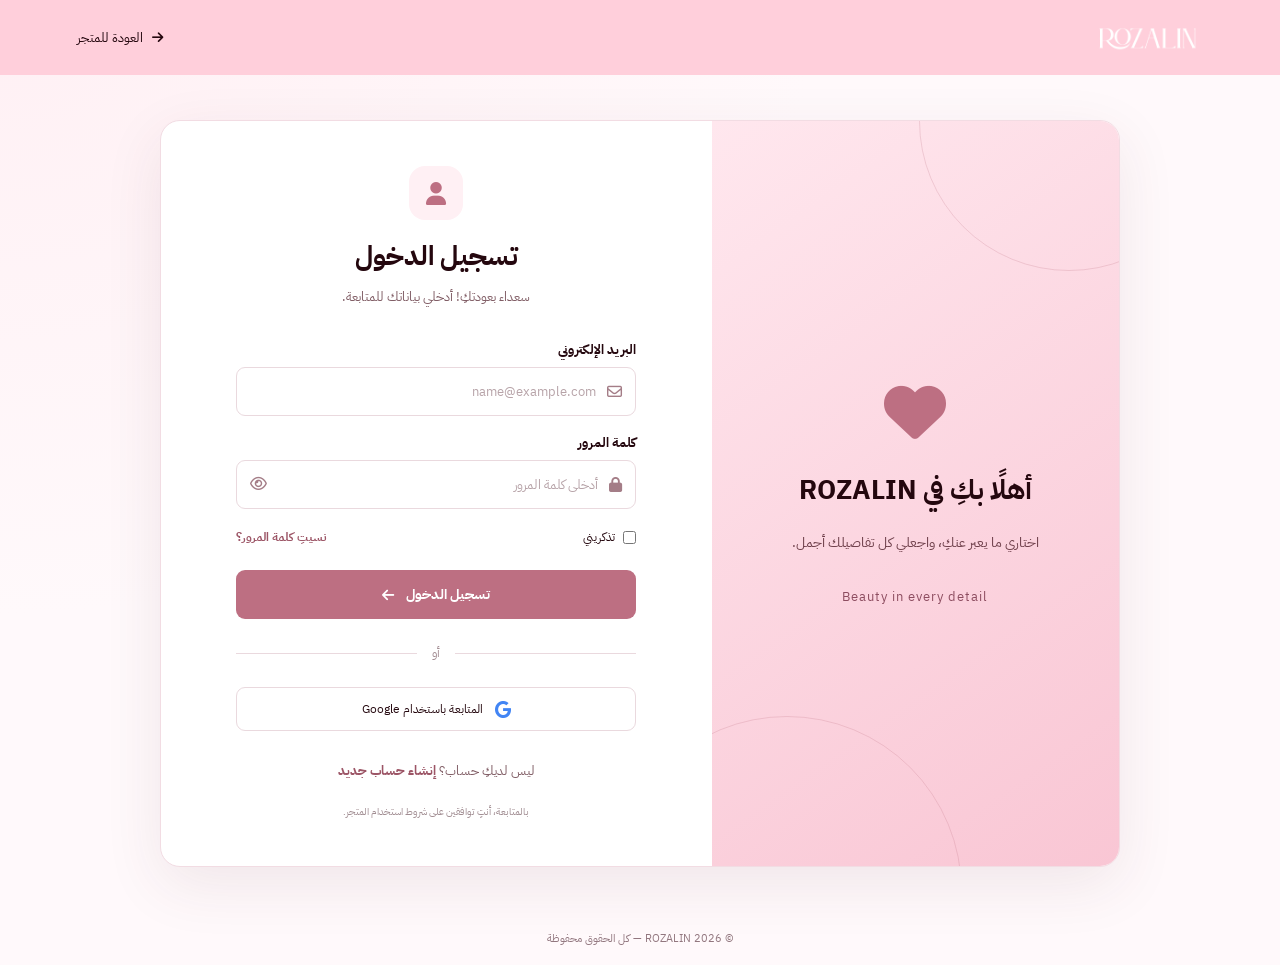
<file: login.html>
<!DOCTYPE html>
<html lang="ar" dir="rtl">
<head>
    <meta charset="UTF-8">
    <meta name="viewport" content="width=device-width, initial-scale=1.0">
    <title>تسجيل الدخول | ROZALIN</title>
    <link rel="icon" href="Vector.png">
    <link rel="stylesheet" href="auth.css">
    <link rel="stylesheet"
          href="https://cdnjs.cloudflare.com/ajax/libs/font-awesome/6.4.0/css/all.min.css">
</head>
<body>
    <header class="auth-header">
        <a href="index.html" class="brand">
            <img src="WhatsApp Image 2026-08-30 at 00.44.13 1 [Vectorized].png"
                 alt="ROZALIN">
        </a>
        <a href="index.html" class="back-link">
            <i class="fa-solid fa-arrow-right"></i>
            العودة للمتجر
        </a>
    </header>

    <main class="auth-page">
        <section class="auth-card">
            <div class="auth-decoration">
                <div class="decoration-circle circle-one"></div>
                <div class="decoration-circle circle-two"></div>
                <i class="fa-solid fa-heart"></i>
                <h2>أهلًا بكِ في ROZALIN</h2>
                <p>اختاري ما يعبر عنكِ، واجعلي كل تفاصيلك أجمل.</p>
                <span class="decoration-caption">Beauty in every detail</span>
            </div>

            <div class="auth-form-area">
                <a href="index.html" class="mobile-brand">ROZALIN</a>

                <div class="form-heading">
                    <span class="heading-icon">
                        <i class="fa-solid fa-user"></i>
                    </span>
                    <h1>تسجيل الدخول</h1>
                    <p>سعداء بعودتكِ! أدخلي بياناتك للمتابعة.</p>
                </div>

                <div id="authMessage" class="auth-message"
                     role="status" aria-live="polite" hidden></div>

                <form id="loginForm" novalidate>
                    <label for="loginEmail">البريد الإلكتروني</label>
                    <div class="input-wrap">
                        <i class="fa-regular fa-envelope"></i>
                        <input type="email" id="loginEmail"
                               name="email" placeholder="name@example.com"
                               autocomplete="email" required>
                    </div>
                    <small class="field-error" id="emailError"></small>

                    <label for="loginPassword">كلمة المرور</label>
                    <div class="input-wrap">
                        <i class="fa-solid fa-lock"></i>
                        <input type="password" id="loginPassword"
                               name="password" placeholder="أدخلي كلمة المرور"
                               autocomplete="current-password" required>
                        <button class="toggle-password" type="button"
                                data-target="loginPassword"
                                aria-label="إظهار كلمة المرور">
                            <i class="fa-regular fa-eye"></i>
                        </button>
                    </div>
                    <small class="field-error" id="passwordError"></small>

                    <div class="form-options">
                        <label class="remember-option">
                            <input type="checkbox" id="rememberMe">
                            <span>تذكريني</span>
                        </label>
                        <a href="#" id="forgotPassword">نسيتِ كلمة المرور؟</a>
                    </div>

                    <button type="submit" class="submit-btn">
                        تسجيل الدخول
                        <i class="fa-solid fa-arrow-left"></i>
                    </button>
                </form>

                <div class="form-divider"><span>أو</span></div>

                <button type="button" class="social-btn" id="googleLogin">
                    <i class="fa-brands fa-google"></i>
                    المتابعة باستخدام Google
                </button>

                <p class="switch-auth">
                    ليس لديكِ حساب؟
                    <a href="/ROZALIN_Store/register.html">إنشاء حساب جديد</a>
                </p>

                <p class="terms-note">
                    بالمتابعة، أنتِ توافقين على شروط استخدام المتجر.
                </p>
            </div>
        </section>
    </main>

    <footer class="auth-footer">
        <p>© 2026 ROZALIN — كل الحقوق محفوظة</p>
    </footer>

    <script src="auth.js"></script>
</body>
</html>
</file>
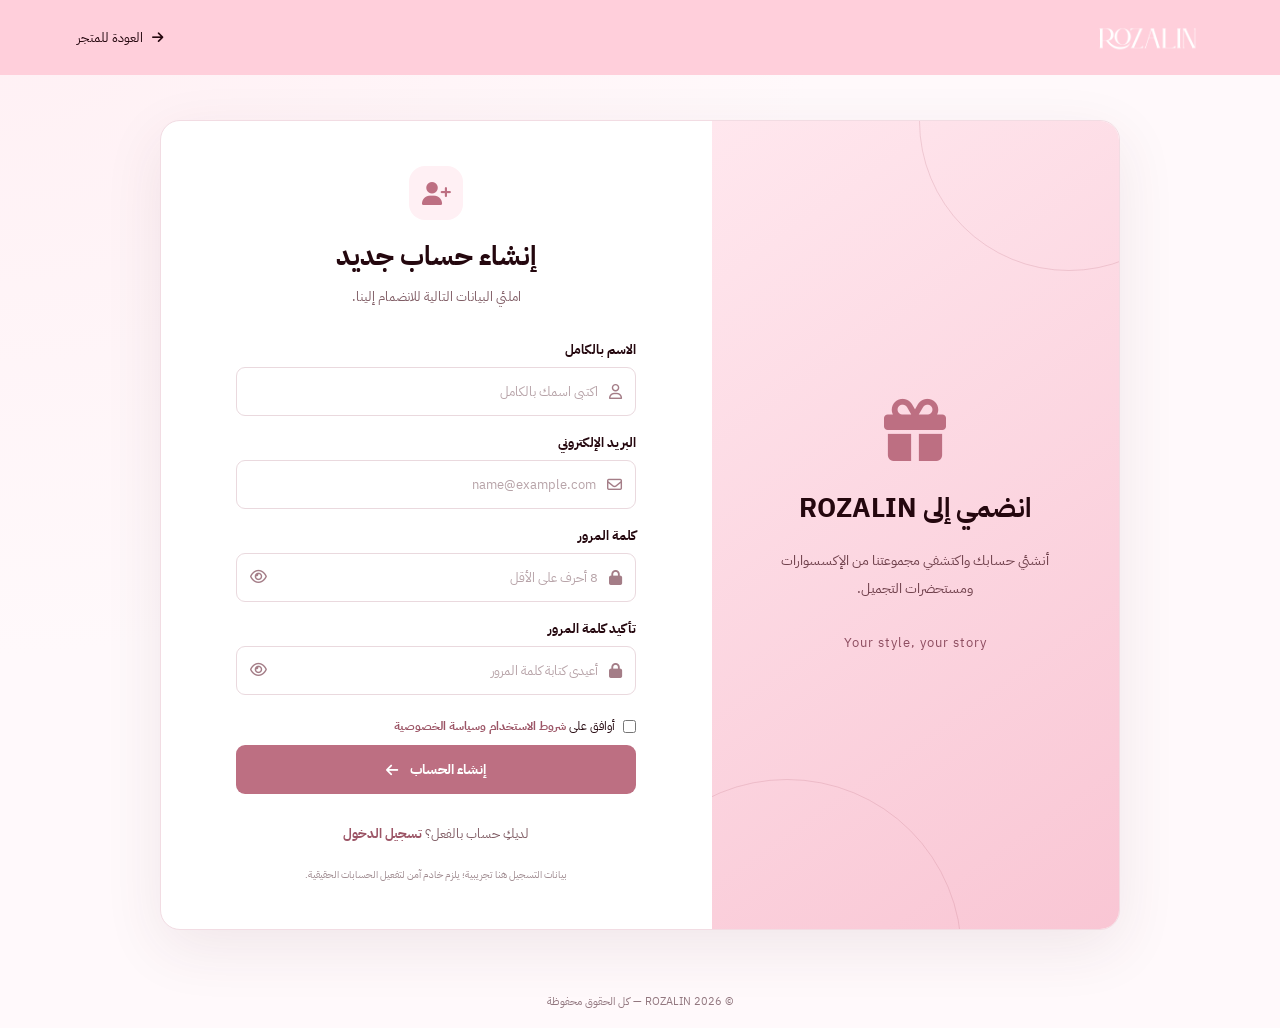
<file: register.html>
<!DOCTYPE html>
<html lang="ar" dir="rtl">
<head>
    <meta charset="UTF-8">
    <meta name="viewport" content="width=device-width, initial-scale=1.0">
    <title>إنشاء حساب | ROZALIN</title>
    <link rel="icon" href="Vector.png">
    <link rel="stylesheet" href="auth.css">
    <link rel="stylesheet"
          href="https://cdnjs.cloudflare.com/ajax/libs/font-awesome/6.4.0/css/all.min.css">
</head>
<body>
    <header class="auth-header">
        <a href="index.html" class="brand">
            <img src="WhatsApp Image 2026-08-30 at 00.44.13 1 [Vectorized].png"
                 alt="ROZALIN">
        </a>
        <a href="index.html" class="back-link">
            <i class="fa-solid fa-arrow-right"></i>
            العودة للمتجر
        </a>
    </header>

    <main class="auth-page">
        <section class="auth-card signup-card">
            <div class="auth-decoration">
                <div class="decoration-circle circle-one"></div>
                <div class="decoration-circle circle-two"></div>
                <i class="fa-solid fa-gift"></i>
                <h2>انضمي إلى ROZALIN</h2>
                <p>أنشئي حسابك واكتشفي مجموعتنا من الإكسسوارات ومستحضرات التجميل.</p>
                <span class="decoration-caption">Your style, your story</span>
            </div>

            <div class="auth-form-area">
                <a href="index.html" class="mobile-brand">ROZALIN</a>

                <div class="form-heading">
                    <span class="heading-icon">
                        <i class="fa-solid fa-user-plus"></i>
                    </span>
                    <h1>إنشاء حساب جديد</h1>
                    <p>املئي البيانات التالية للانضمام إلينا.</p>
                </div>

                <div id="authMessage" class="auth-message"
                     role="status" aria-live="polite" hidden></div>

                <form id="signupForm" novalidate>
                    <label for="fullName">الاسم بالكامل</label>
                    <div class="input-wrap">
                        <i class="fa-regular fa-user"></i>
                        <input type="text" id="fullName" name="name"
                               placeholder="اكتبي اسمك بالكامل"
                               autocomplete="name" required minlength="3">
                    </div>
                    <small class="field-error" id="nameError"></small>

                    <label for="signupEmail">البريد الإلكتروني</label>
                    <div class="input-wrap">
                        <i class="fa-regular fa-envelope"></i>
                        <input type="email" id="signupEmail" name="email"
                               placeholder="name@example.com"
                               autocomplete="email" required>
                    </div>
                    <small class="field-error" id="emailError"></small>

                    <label for="signupPassword">كلمة المرور</label>
                    <div class="input-wrap">
                        <i class="fa-solid fa-lock"></i>
                        <input type="password" id="signupPassword"
                               name="password" placeholder="8 أحرف على الأقل"
                               autocomplete="new-password"
                               minlength="8" required>
                        <button class="toggle-password" type="button"
                                data-target="signupPassword"
                                aria-label="إظهار كلمة المرور">
                            <i class="fa-regular fa-eye"></i>
                        </button>
                    </div>
                    <small class="field-error" id="passwordError"></small>

                    <label for="confirmPassword">تأكيد كلمة المرور</label>
                    <div class="input-wrap">
                        <i class="fa-solid fa-lock"></i>
                        <input type="password" id="confirmPassword"
                               name="confirmPassword"
                               placeholder="أعيدي كتابة كلمة المرور"
                               autocomplete="new-password" required>
                        <button class="toggle-password" type="button"
                                data-target="confirmPassword"
                                aria-label="إظهار تأكيد كلمة المرور">
                            <i class="fa-regular fa-eye"></i>
                        </button>
                    </div>
                    <small class="field-error" id="confirmPasswordError"></small>

                    <label class="terms-check">
                        <input type="checkbox" id="agreeTerms" required>
                        <span>
                            أوافق على
                            <a href="index.html#contact">شروط الاستخدام وسياسة الخصوصية</a>
                        </span>
                    </label>
                    <small class="field-error" id="termsError"></small>

                    <button type="submit" class="submit-btn">
                        إنشاء الحساب
                        <i class="fa-solid fa-arrow-left"></i>
                    </button>
                </form>

                <p class="switch-auth">
                    لديكِ حساب بالفعل؟
                    <a href="login.html">تسجيل الدخول</a>
                </p>

                <p class="terms-note">
                    بيانات التسجيل هنا تجريبية؛ يلزم خادم آمن لتفعيل الحسابات الحقيقية.
                </p>
            </div>
        </section>
    </main>

    <footer class="auth-footer">
        <p>© 2026 ROZALIN — كل الحقوق محفوظة</p>
    </footer>

    <script src="auth.js"></script>
</body>
</html>
</file>
<file: auth.css>
@font-face {
    font-family: "IBM Plex Sans Arabic";
    src: url("fonts/IBMPlexSansArabic-Regular.ttf") format("truetype");
    font-weight: 400;
    font-display: swap;
}

@font-face {
    font-family: "IBM Plex Sans Arabic";
    src: url("fonts/IBMPlexSansArabic-Bold.ttf") format("truetype");
    font-weight: 700;
    font-display: swap;
}

:root {
    --pink: #FFCFDB;
    --accent: #BD6F82;
    --accent-dark: #9c5566;
    --text: #24070E;
    --muted: #805d65;
    --border: #ead9de;
    --background: #fff9fb;
    --success: #237a4b;
    --error: #bd3333;
}

* {
    margin: 0;
    padding: 0;
    box-sizing: border-box;
}

body {
    min-height: 100vh;
    display: flex;
    flex-direction: column;
    font-family: "IBM Plex Sans Arabic", sans-serif;
    color: var(--text);
    background:
        radial-gradient(ellipse at top left, #fff0f4, transparent 45%),
        var(--background);
}

a {
    color: inherit;
    text-decoration: none;
}

button,
input {
    font: inherit;
}

button {
    cursor: pointer;
}

.auth-header {
    width: 100%;
    min-height: 75px;
    padding: 12px 6%;
    display: flex;
    justify-content: space-between;
    align-items: center;
    gap: 15px;
    background: var(--pink);
}

.brand img {
    display: block;
    width: 115px;
    max-height: 55px;
    object-fit: contain;
}

.back-link {
    display: inline-flex;
    align-items: center;
    gap: 9px;
    color: var(--text);
    font-size: 13px;
    transition: color 0.2s ease;
}

.back-link:hover {
    color: var(--accent-dark);
}

.auth-page {
    width: 100%;
    flex: 1;
    padding: 45px 20px;
    display: flex;
    align-items: center;
    justify-content: center;
}

.auth-card {
    width: 100%;
    max-width: 960px;
    min-height: 570px;
    display: grid;
    grid-template-columns: 0.85fr 1.15fr;
    background: #fff;
    border: 1px solid #f2dce3;
    border-radius: 20px;
    overflow: hidden;
    box-shadow: 0 18px 60px rgba(92, 39, 53, 0.09);
}

.auth-decoration {
    position: relative;
    overflow: hidden;
    padding: 50px 32px;
    display: flex;
    flex-direction: column;
    align-items: center;
    justify-content: center;
    text-align: center;
    color: var(--text);
    background: linear-gradient(145deg, #ffe7ee, #f9c6d4);
}

.auth-decoration > i {
    position: relative;
    z-index: 1;
    margin-bottom: 25px;
    font-size: 62px;
    color: var(--accent);
}

.auth-decoration h2 {
    position: relative;
    z-index: 1;
    margin-bottom: 15px;
    font-size: 27px;
    line-height: 1.7;
}

.auth-decoration p {
    position: relative;
    z-index: 1;
    max-width: 300px;
    color: #70414c;
    font-size: 14px;
    line-height: 2;
}

.decoration-caption {
    position: relative;
    z-index: 1;
    margin-top: 30px;
    color: #8d4d60;
    font-size: 13px;
    letter-spacing: 1px;
}

.decoration-circle {
    position: absolute;
    border: 1px solid rgba(189, 111, 130, 0.23);
    border-radius: 50%;
}

.circle-one {
    width: 300px;
    height: 300px;
    top: -150px;
    right: -100px;
}

.circle-two {
    width: 350px;
    height: 350px;
    bottom: -200px;
    left: -100px;
}

.auth-form-area {
    width: 100%;
    max-width: 490px;
    margin: auto;
    padding: 45px 45px;
}

.mobile-brand {
    display: none;
    margin-bottom: 20px;
    color: var(--accent);
    font-size: 23px;
    font-weight: 700;
    text-align: center;
}

.form-heading {
    margin-bottom: 30px;
    text-align: center;
}

.heading-icon {
    width: 54px;
    height: 54px;
    margin: 0 auto 16px;
    display: grid;
    place-items: center;
    border-radius: 16px;
    background: #fff0f4;
    color: var(--accent);
    font-size: 23px;
}

.form-heading h1 {
    margin-bottom: 9px;
    font-size: 27px;
    font-weight: 700;
}

.form-heading p {
    color: var(--muted);
    font-size: 13px;
    line-height: 1.9;
}

.auth-form-area form > label:not(.terms-check) {
    display: block;
    margin: 17px 0 8px;
    font-size: 13px;
    font-weight: 700;
}

.input-wrap {
    width: 100%;
    min-height: 49px;
    padding: 0 13px;
    display: flex;
    align-items: center;
    gap: 11px;
    background: #fff;
    border: 1px solid var(--border);
    border-radius: 9px;
    transition: border-color 0.2s ease, box-shadow 0.2s ease;
}

.input-wrap:focus-within {
    border-color: var(--accent);
    box-shadow: 0 0 0 3px rgba(189, 111, 130, 0.1);
}

.input-wrap > i {
    flex-shrink: 0;
    color: #a47d87;
    font-size: 15px;
}

.input-wrap input {
    width: 100%;
    min-width: 0;
    height: 46px;
    border: 0;
    outline: none;
    background: transparent;
    color: var(--text);
    font-size: 13px;
}

.input-wrap input::placeholder {
    color: #b7a3a8;
}

.toggle-password {
    flex-shrink: 0;
    border: 0;
    background: transparent;
    color: #a47d87;
    font-size: 15px;
}

.field-error {
    display: block;
    min-height: 0;
    margin-top: 4px;
    color: var(--error);
    font-size: 11px;
}

.field-error:empty {
    display: none;
}

.form-options {
    margin: 17px 0 22px;
    display: flex;
    align-items: center;
    justify-content: space-between;
    gap: 12px;
    font-size: 12px;
}

.remember-option,
.terms-check {
    display: flex;
    align-items: flex-start;
    gap: 8px;
    cursor: pointer;
    line-height: 1.9;
}

.remember-option input,
.terms-check input {
    margin-top: 5px;
    accent-color: var(--accent);
}

.form-options > a,
.terms-check a,
.switch-auth a {
    color: var(--accent-dark);
    font-weight: 700;
}

.form-options > a:hover,
.terms-check a:hover,
.switch-auth a:hover {
    text-decoration: underline;
}

.submit-btn {
    width: 100%;
    min-height: 49px;
    padding: 12px 18px;
    display: flex;
    align-items: center;
    justify-content: center;
    gap: 12px;
    border: 0;
    border-radius: 9px;
    background: var(--accent);
    color: #fff;
    font-size: 14px;
    font-weight: 700;
    transition: background 0.2s ease, transform 0.2s ease;
}

.submit-btn:hover {
    background: var(--accent-dark);
    transform: translateY(-1px);
}

.form-divider {
    margin: 25px 0;
    display: flex;
    align-items: center;
    gap: 15px;
    color: #a28c92;
    font-size: 12px;
}

.form-divider::before,
.form-divider::after {
    content: "";
    height: 1px;
    flex: 1;
    background: var(--border);
}

.social-btn {
    width: 100%;
    min-height: 44px;
    margin-bottom: 10px;
    display: flex;
    align-items: center;
    justify-content: center;
    gap: 12px;
    border: 1px solid var(--border);
    border-radius: 9px;
    background: #fff;
    color: var(--text);
    font-size: 12px;
    transition: background 0.2s ease;
}

.social-btn:hover {
    background: #fff6f8;
}

.social-btn .fa-google {
    color: #4285f4;
    font-size: 17px;
}

.switch-auth {
    margin-top: 27px;
    text-align: center;
    color: var(--muted);
    font-size: 13px;
    line-height: 2;
}

.terms-note {
    margin-top: 18px;
    color: #a18d92;
    font-size: 10px;
    line-height: 1.9;
    text-align: center;
}

.terms-check {
    margin: 20px 0 8px;
    font-size: 12px;
}

.auth-message {
    margin-bottom: 18px;
    padding: 12px 14px;
    border-radius: 8px;
    font-size: 12px;
    line-height: 1.8;
}

.auth-message[hidden] {
    display: none;
}

.auth-message.success {
    color: var(--success);
    background: #edf8f0;
    border: 1px solid #c5e8ce;
}

.auth-message.error {
    color: var(--error);
    background: #fff1f1;
    border: 1px solid #f1cccc;
}

.auth-footer {
    padding: 18px 15px;
    color: #92777f;
    font-size: 11px;
    text-align: center;
}

@media (max-width: 760px) {
    .auth-page {
        padding: 25px 14px;
    }

    .auth-card {
        max-width: 480px;
        grid-template-columns: 1fr;
    }

    .auth-decoration {
        display: none;
    }

    .auth-form-area {
        padding: 35px 25px;
    }

    .mobile-brand {
        display: block;
    }

    .form-heading h1 {
        font-size: 24px;
    }
}

@media (max-width: 380px) {
    .auth-header {
        padding: 10px 12px;
    }

    .brand img {
        width: 90px;
    }

    .back-link {
        font-size: 11px;
    }

    .auth-form-area {
        padding: 28px 17px;
    }

    .form-options {
        font-size: 11px;
    }
}
</file>
